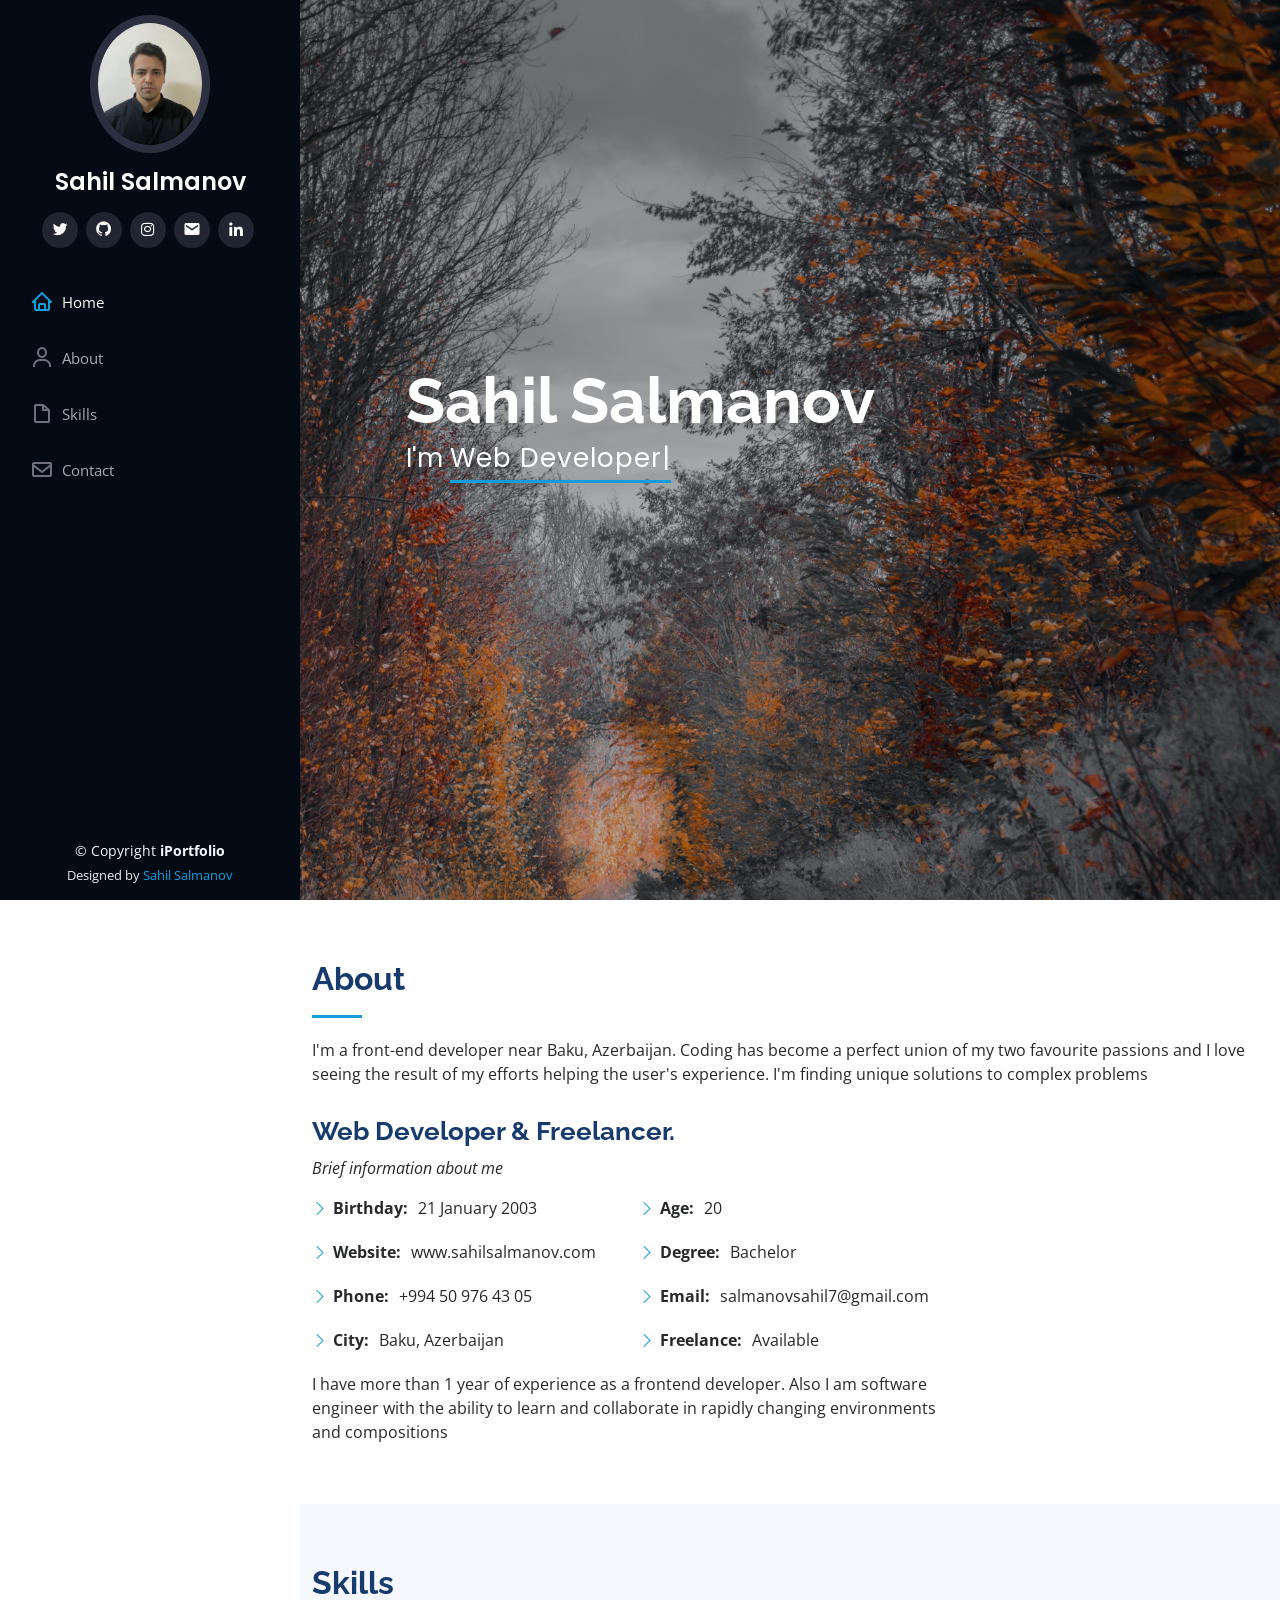
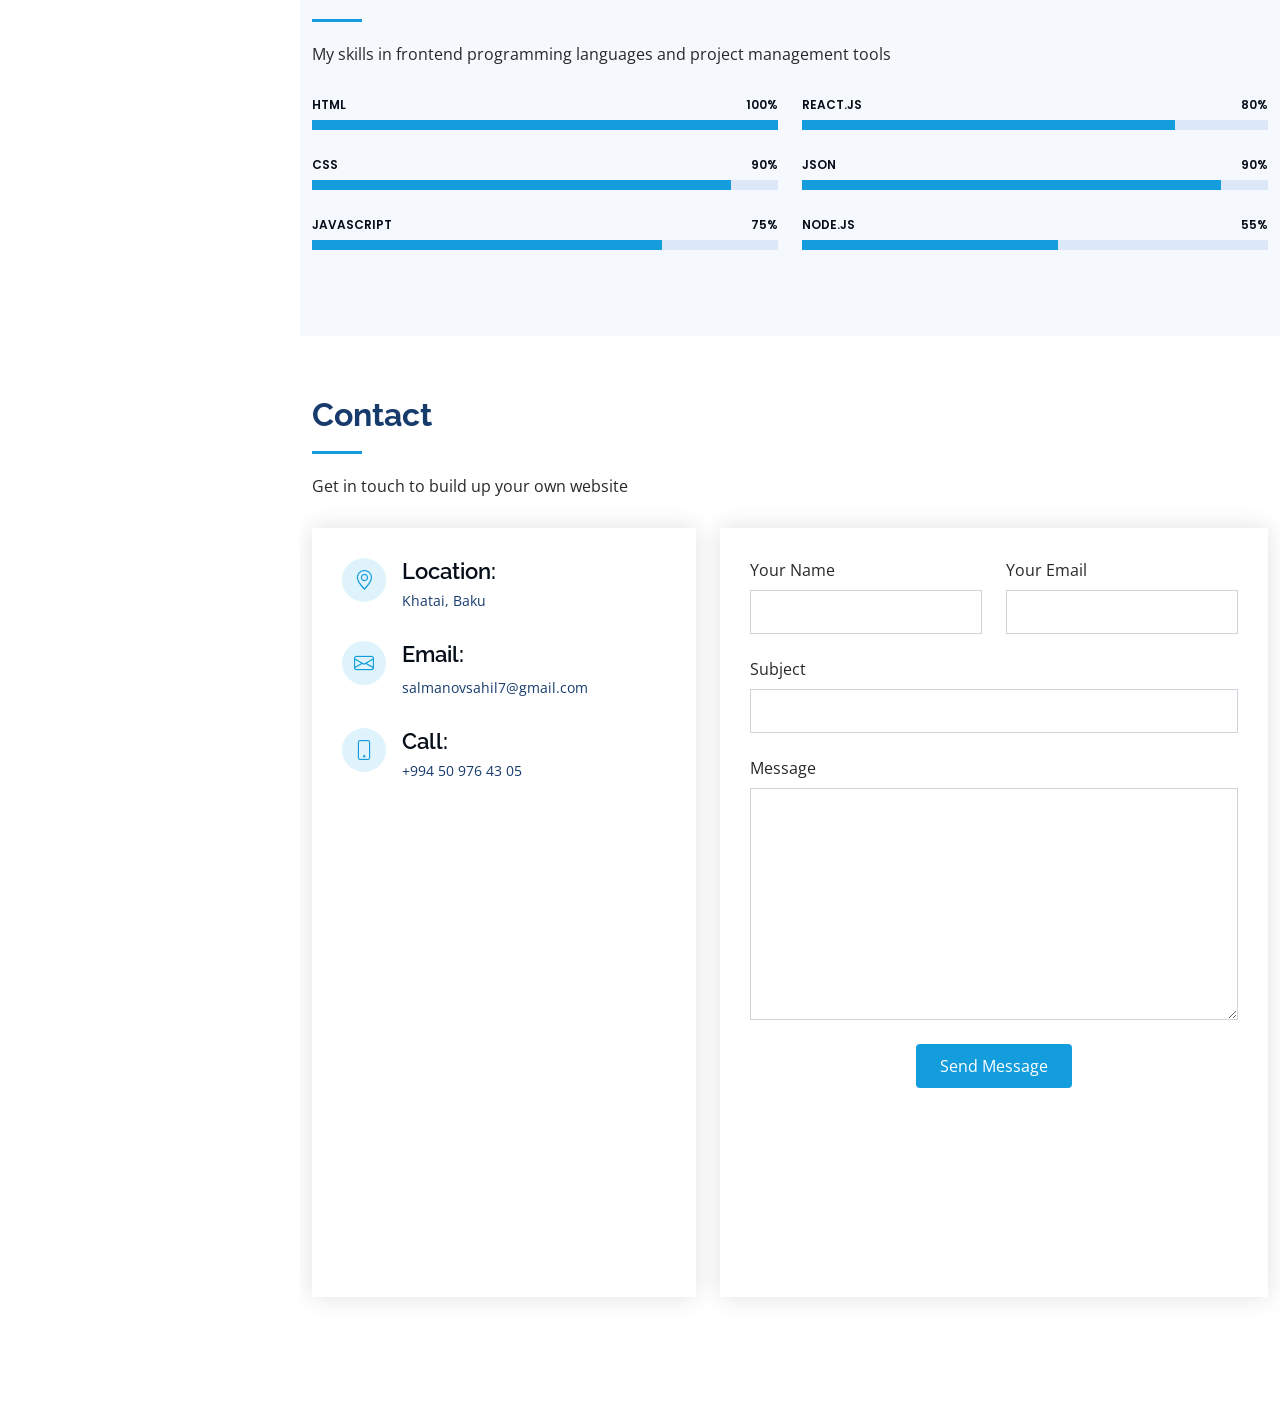
<file: index.html>
<!DOCTYPE html>
<html lang="en">

<head>
  <meta charset="utf-8">
  <meta content="width=device-width, initial-scale=1.0" name="viewport">

  <title>Sahil Salmanov - Portfolio </title>
  <meta content="Sahil Salmanov portfolio" name="description">
  <meta content="Sahil Salmanov, sahil salmanov" name="keywords">

  <!-- Favicons -->
  <link href="assets/img/favicon.png" rel="icon">
  <link href="assets/img/apple-touch-icon.png" rel="apple-touch-icon">

  <!-- Google Fonts -->
  <link href="https://fonts.googleapis.com/css?family=Open+Sans:300,300i,400,400i,600,600i,700,700i|Raleway:300,300i,400,400i,500,500i,600,600i,700,700i|Poppins:300,300i,400,400i,500,500i,600,600i,700,700i" rel="stylesheet">

  <!-- Vendor CSS Files -->
  <link href="assets/vendor/aos/aos.css" rel="stylesheet">
  <link href="assets/vendor/bootstrap/css/bootstrap.min.css" rel="stylesheet">
  <link href="assets/vendor/bootstrap-icons/bootstrap-icons.css" rel="stylesheet">
  <link href="assets/vendor/boxicons/css/boxicons.min.css" rel="stylesheet">
  <link href="assets/vendor/glightbox/css/glightbox.min.css" rel="stylesheet">
  <link href="assets/vendor/swiper/swiper-bundle.min.css" rel="stylesheet">

  <!-- Template Main CSS File -->
  <link href="assets/css/style.css" rel="stylesheet">

  <!-- =======================================================
  * Template Name: iPortfolio
  * Updated: Mar 10 2023 with Bootstrap v5.2.3
  * Template URL: https://bootstrapmade.com/iportfolio-bootstrap-portfolio-websites-template/
  * Author: BootstrapMade.com
  * License: https://bootstrapmade.com/license/
  ======================================================== -->
</head>

<body>

  <!-- ======= Mobile nav toggle button ======= -->
  <i class="bi bi-list mobile-nav-toggle d-xl-none"></i>

  <!-- ======= Header ======= -->
  <header id="header">
    <div class="d-flex flex-column">

      <div class="profile">
        <img src="assets/img/profile.jpg" alt="" class="img-fluid rounded-circle">
        <h1 class="text-light"><a href="index.html">Sahil Salmanov</a></h1>
        <div class="social-links mt-3 text-center">
          <a href="https://twitter.com/sahil_salmanov?t=-YHUDKSjqZa-CFxekqSTMQ&s=09" class="twitter"><i class="bx bxl-twitter"></i></a>
          <a href="https://github.com/sahilsalmanov" class="facebook"><i class="bx bxl-github"></i></a>
          <a href="https://instagram.com/sahillsalmanov?igshid=YmMyMTA2M2Y=" class="instagram"><i class="bx bxl-instagram"></i></a>
          <a href="mailto:salmanovsahil7@gmail.com" class="google-plus"><i class="bx bxs-envelope"></i></a>
          <a href="https://www.linkedin.com/in/sahil-salmanov-275423224" class="linkedin"><i class="bx bxl-linkedin"></i></a>
        </div>
      </div>

      <nav id="navbar" class="nav-menu navbar">
        <ul>
          <li><a href="#hero" class="nav-link scrollto active"><i class="bx bx-home"></i> <span>Home</span></a></li>
          <li><a href="#about" class="nav-link scrollto"><i class="bx bx-user"></i> <span>About</span></a></li>
          <li><a href="#skills" class="nav-link scrollto"><i class="bx bx-file-blank"></i> <span>Skills</span></a></li>
          <li><a href="#contact" class="nav-link scrollto"><i class="bx bx-envelope"></i> <span>Contact</span></a></li>
        </ul>
      </nav><!-- .nav-menu -->
    </div>
  </header><!-- End Header -->

  <!-- ======= Hero Section ======= -->
  <section id="hero" class="d-flex flex-column justify-content-center align-items-center">
    <div class="hero-container" data-aos="fade-in">
      <h1>Sahil Salmanov</h1>
      <p>I'm <span class="typed" data-typed-items="Web Developer, Freelancer"></span></p>
    </div>
  </section><!-- End Hero -->

  <main id="main">

    <!-- ======= About Section ======= -->
    <section id="about" class="about">
      <div class="container">

        <div class="section-title">
          <h2>About</h2>
        <p>I'm a front-end developer near Baku, Azerbaijan. Coding has become a perfect union of my two favourite passions and I love seeing the result of my efforts helping the user's experience. I'm finding unique solutions to complex problems </p>
        </div>

        <div class="row">
          <div class="col-lg-8 pt-4 pt-lg-0 content" data-aos="fade-left">
            <h3>Web Developer &amp; Freelancer.</h3>
            <p class="fst-italic">
              Brief information about me
            </p>
            <div class="row">
              <div class="col-lg-6">
                <ul>
                  <li><i class="bi bi-chevron-right"></i> <strong>Birthday:</strong> <span>21 January 2003</span></li>
                  <li><i class="bi bi-chevron-right"></i> <strong>Website:</strong> <span>www.sahilsalmanov.com</span></li>
                  <li><i class="bi bi-chevron-right"></i> <strong>Phone:</strong> <span>+994 50 976 43 05</span></li>
                  <li><i class="bi bi-chevron-right"></i> <strong>City:</strong> <span>Baku, Azerbaijan</span></li>
                </ul>
              </div>
              <div class="col-lg-6">
                <ul>
                  <li><i class="bi bi-chevron-right"></i> <strong>Age:</strong> <span>20</span></li>
                  <li><i class="bi bi-chevron-right"></i> <strong>Degree:</strong> <span>Bachelor</span></li>
                  <li><i class="bi bi-chevron-right"></i> <strong>Email:</strong> <span>salmanovsahil7@gmail.com</span></li>
                  <li><i class="bi bi-chevron-right"></i> <strong>Freelance:</strong> <span>Available</span></li>
                </ul>
              </div>
            </div>
          <p>I have more than 1 year of experience as a frontend developer. Also I am software engineer with the ability to learn and collaborate in rapidly changing environments and compositions</p>
          </div>
        </div>

      </div>
    </section><!-- End About Section -->

    <!-- ======= Skills Section ======= -->
    <section id="skills" class="skills section-bg">
      <div class="container">

        <div class="section-title">
          <h2>Skills</h2>
        <p>My skills in frontend programming languages and project management tools</p>
        </div>

        <div class="row skills-content">

          <div class="col-lg-6" data-aos="fade-up">

            <div class="progress">
              <span class="skill">HTML <i class="val">100%</i></span>
              <div class="progress-bar-wrap">
                <div class="progress-bar" role="progressbar" aria-valuenow="100" aria-valuemin="0" aria-valuemax="100"></div>
              </div>
            </div>

            <div class="progress">
              <span class="skill">CSS <i class="val">90%</i></span>
              <div class="progress-bar-wrap">
                <div class="progress-bar" role="progressbar" aria-valuenow="90" aria-valuemin="0" aria-valuemax="100"></div>
              </div>
            </div>

            <div class="progress">
              <span class="skill">JavaScript <i class="val">75%</i></span>
              <div class="progress-bar-wrap">
                <div class="progress-bar" role="progressbar" aria-valuenow="75" aria-valuemin="0" aria-valuemax="100"></div>
              </div>
            </div>

          </div>

          <div class="col-lg-6" data-aos="fade-up" data-aos-delay="100">

            <div class="progress">
              <span class="skill">React.js <i class="val">80%</i></span>
              <div class="progress-bar-wrap">
                <div class="progress-bar" role="progressbar" aria-valuenow="80" aria-valuemin="0" aria-valuemax="100"></div>
              </div>
            </div>

            <div class="progress">
              <span class="skill">JSON <i class="val">90%</i></span>
              <div class="progress-bar-wrap">
                <div class="progress-bar" role="progressbar" aria-valuenow="90" aria-valuemin="0" aria-valuemax="100"></div>
              </div>
            </div>

            <div class="progress">
              <span class="skill">Node.js <i class="val">55%</i></span>
              <div class="progress-bar-wrap">
                <div class="progress-bar" role="progressbar" aria-valuenow="55" aria-valuemin="0" aria-valuemax="100"></div>
              </div>
            </div>

          </div>

        </div>

      </div>
    </section><!-- End Skills Section -->

    <!-- ======= Contact Section ======= -->
    <section id="contact" class="contact">
      <div class="container">

        <div class="section-title">
          <h2>Contact</h2>
         <p>Get in touch to build up your own website</p>
        </div>

        <div class="row" data-aos="fade-in">

          <div class="col-lg-5 d-flex align-items-stretch">
            <div class="info">
              <div class="address">
                <i class="bi bi-geo-alt"></i>
                <h4>Location:</h4>
                <p>Khatai, Baku</p>
              </div>

              <div class="email">
                <i class="bi bi-envelope"></i>
                <h4>Email:</h4>
                <p>salmanovsahil7@gmail.com</p>
              </div>

              <div class="phone">
                <i class="bi bi-phone"></i>
                <h4>Call:</h4>
                <p>+994 50 976 43 05</p>
              </div>

              <iframe src="https://www.google.com/maps/embed?pb=!1m18!1m12!1m3!1d48639.30160735252!2d49.93844574999999!3d40.365492200000006!2m3!1f0!2f0!3f0!3m2!1i1024!2i768!4f13.1!3m3!1m2!1s0x40307ca88ce25e09%3A0xed2eb3ae58fa9f71!2zWMmZdGFpLCBCYWvEsQ!5e0!3m2!1saz!2saz!4v1682098263189!5m2!1saz!2saz" width="600" height="450" style="border:0;" allowfullscreen="" loading="lazy" referrerpolicy="no-referrer-when-downgrade"></iframe>
            </div>

          </div>

          <div class="col-lg-7 mt-5 mt-lg-0 d-flex align-items-stretch">
            <form action="forms/contact.php" method="post" role="form" class="php-email-form">
              <div class="row">
                <div class="form-group col-md-6">
                  <label for="name">Your Name</label>
                  <input type="text" name="name" class="form-control" id="name" required>
                </div>
                <div class="form-group col-md-6">
                  <label for="name">Your Email</label>
                  <input type="email" class="form-control" name="email" id="email" required>
                </div>
              </div>
              <div class="form-group">
                <label for="name">Subject</label>
                <input type="text" class="form-control" name="subject" id="subject" required>
              </div>
              <div class="form-group">
                <label for="name">Message</label>
                <textarea class="form-control" name="message" rows="10" required></textarea>
              </div>
              <div class="my-3">
                <div class="loading">Loading</div>
                <div class="error-message"></div>
                <div class="sent-message">Your message has been sent. Thank you!</div>
              </div>
              <div class="text-center"><button type="submit">Send Message</button></div>
            </form>
          </div>

        </div>

      </div>
    </section><!-- End Contact Section -->

  </main><!-- End #main -->

  <!-- ======= Footer ======= -->
  <footer id="footer">
    <div class="container">
      <div class="copyright">
        &copy; Copyright <strong><span>iPortfolio</span></strong>
      </div>
      <div class="credits">
        <!-- All the links in the footer should remain intact. -->
        <!-- You can delete the links only if you purchased the pro version. -->
        <!-- Licensing information: https://bootstrapmade.com/license/ -->
        <!-- Purchase the pro version with working PHP/AJAX contact form: https://bootstrapmade.com/iportfolio-bootstrap-portfolio-websites-template/ -->
        Designed by <a href="https://bootstrapmade.com/">Sahil Salmanov</a>
      </div>
    </div>
  </footer><!-- End  Footer -->

  <a href="#" class="back-to-top d-flex align-items-center justify-content-center"><i class="bi bi-arrow-up-short"></i></a>

  <!-- Vendor JS Files -->
  <script src="assets/vendor/purecounter/purecounter_vanilla.js"></script>
  <script src="assets/vendor/aos/aos.js"></script>
  <script src="assets/vendor/bootstrap/js/bootstrap.bundle.min.js"></script>
  <script src="assets/vendor/glightbox/js/glightbox.min.js"></script>
  <script src="assets/vendor/isotope-layout/isotope.pkgd.min.js"></script>
  <script src="assets/vendor/swiper/swiper-bundle.min.js"></script>
  <script src="assets/vendor/typed.js/typed.min.js"></script>
  <script src="assets/vendor/waypoints/noframework.waypoints.js"></script>
  <script src="assets/vendor/php-email-form/validate.js"></script>

  <!-- Template Main JS File -->
  <script src="assets/js/main.js"></script>

</body>

</html>
</file>
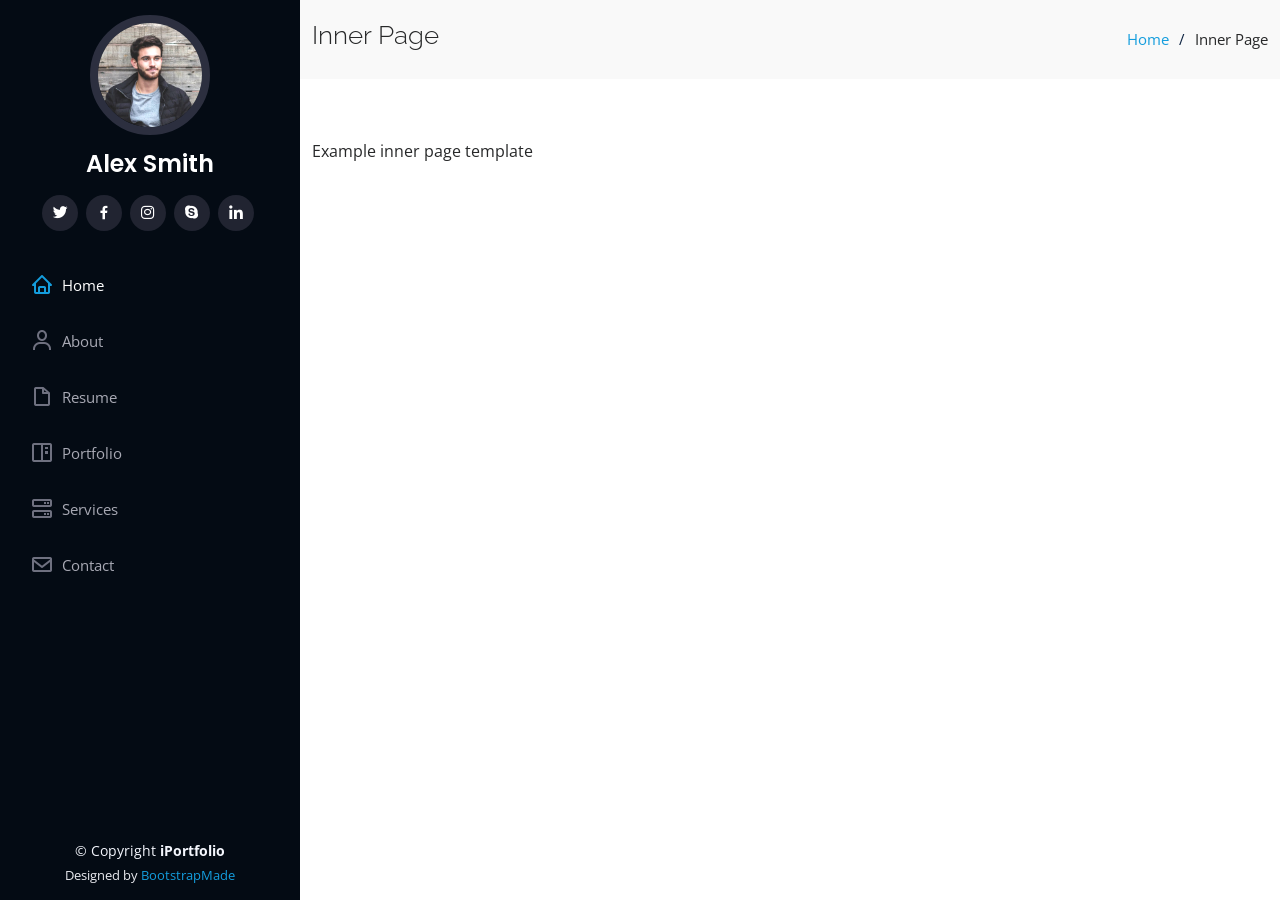
<file: inner-page.html>
<!DOCTYPE html>
<html lang="en">

<head>
  <meta charset="utf-8">
  <meta content="width=device-width, initial-scale=1.0" name="viewport">

  <title>Inner Page - iPortfolio Bootstrap Template</title>
  <meta content="" name="description">
  <meta content="" name="keywords">

  <!-- Favicons -->
  <link href="assets/img/favicon.png" rel="icon">
  <link href="assets/img/apple-touch-icon.png" rel="apple-touch-icon">

  <!-- Google Fonts -->
  <link href="https://fonts.googleapis.com/css?family=Open+Sans:300,300i,400,400i,600,600i,700,700i|Raleway:300,300i,400,400i,500,500i,600,600i,700,700i|Poppins:300,300i,400,400i,500,500i,600,600i,700,700i" rel="stylesheet">

  <!-- Vendor CSS Files -->
  <link href="assets/vendor/aos/aos.css" rel="stylesheet">
  <link href="assets/vendor/bootstrap/css/bootstrap.min.css" rel="stylesheet">
  <link href="assets/vendor/bootstrap-icons/bootstrap-icons.css" rel="stylesheet">
  <link href="assets/vendor/boxicons/css/boxicons.min.css" rel="stylesheet">
  <link href="assets/vendor/glightbox/css/glightbox.min.css" rel="stylesheet">
  <link href="assets/vendor/swiper/swiper-bundle.min.css" rel="stylesheet">

  <!-- Template Main CSS File -->
  <link href="assets/css/style.css" rel="stylesheet">

  <!-- =======================================================
  * Template Name: iPortfolio
  * Updated: Mar 10 2023 with Bootstrap v5.2.3
  * Template URL: https://bootstrapmade.com/iportfolio-bootstrap-portfolio-websites-template/
  * Author: BootstrapMade.com
  * License: https://bootstrapmade.com/license/
  ======================================================== -->
</head>

<body>

  <!-- ======= Mobile nav toggle button ======= -->
  <i class="bi bi-list mobile-nav-toggle d-xl-none"></i>

  <!-- ======= Header ======= -->
  <header id="header">
    <div class="d-flex flex-column">

      <div class="profile">
        <img src="assets/img/profile-img.jpg" alt="" class="img-fluid rounded-circle">
        <h1 class="text-light"><a href="index.html">Alex Smith</a></h1>
        <div class="social-links mt-3 text-center">
          <a href="#" class="twitter"><i class="bx bxl-twitter"></i></a>
          <a href="#" class="facebook"><i class="bx bxl-facebook"></i></a>
          <a href="#" class="instagram"><i class="bx bxl-instagram"></i></a>
          <a href="#" class="google-plus"><i class="bx bxl-skype"></i></a>
          <a href="#" class="linkedin"><i class="bx bxl-linkedin"></i></a>
        </div>
      </div>

      <nav id="navbar" class="nav-menu navbar">
        <ul>
          <li><a href="#hero" class="nav-link scrollto active"><i class="bx bx-home"></i> <span>Home</span></a></li>
          <li><a href="#about" class="nav-link scrollto"><i class="bx bx-user"></i> <span>About</span></a></li>
          <li><a href="#resume" class="nav-link scrollto"><i class="bx bx-file-blank"></i> <span>Resume</span></a></li>
          <li><a href="#portfolio" class="nav-link scrollto"><i class="bx bx-book-content"></i> <span>Portfolio</span></a></li>
          <li><a href="#services" class="nav-link scrollto"><i class="bx bx-server"></i> <span>Services</span></a></li>
          <li><a href="#contact" class="nav-link scrollto"><i class="bx bx-envelope"></i> <span>Contact</span></a></li>
        </ul>
      </nav><!-- .nav-menu -->
    </div>
  </header><!-- End Header -->

  <main id="main">

    <!-- ======= Breadcrumbs ======= -->
    <section class="breadcrumbs">
      <div class="container">

        <div class="d-flex justify-content-between align-items-center">
          <h2>Inner Page</h2>
          <ol>
            <li><a href="index.html">Home</a></li>
            <li>Inner Page</li>
          </ol>
        </div>

      </div>
    </section><!-- End Breadcrumbs -->

    <section class="inner-page">
      <div class="container">
        <p>
          Example inner page template
        </p>
      </div>
    </section>

  </main><!-- End #main -->

  <!-- ======= Footer ======= -->
  <footer id="footer">
    <div class="container">
      <div class="copyright">
        &copy; Copyright <strong><span>iPortfolio</span></strong>
      </div>
      <div class="credits">
        <!-- All the links in the footer should remain intact. -->
        <!-- You can delete the links only if you purchased the pro version. -->
        <!-- Licensing information: https://bootstrapmade.com/license/ -->
        <!-- Purchase the pro version with working PHP/AJAX contact form: https://bootstrapmade.com/iportfolio-bootstrap-portfolio-websites-template/ -->
        Designed by <a href="https://bootstrapmade.com/">BootstrapMade</a>
      </div>
    </div>
  </footer><!-- End  Footer -->

  <a href="#" class="back-to-top d-flex align-items-center justify-content-center"><i class="bi bi-arrow-up-short"></i></a>

  <!-- Vendor JS Files -->
  <script src="assets/vendor/purecounter/purecounter_vanilla.js"></script>
  <script src="assets/vendor/aos/aos.js"></script>
  <script src="assets/vendor/bootstrap/js/bootstrap.bundle.min.js"></script>
  <script src="assets/vendor/glightbox/js/glightbox.min.js"></script>
  <script src="assets/vendor/isotope-layout/isotope.pkgd.min.js"></script>
  <script src="assets/vendor/swiper/swiper-bundle.min.js"></script>
  <script src="assets/vendor/typed.js/typed.min.js"></script>
  <script src="assets/vendor/waypoints/noframework.waypoints.js"></script>
  <script src="assets/vendor/php-email-form/validate.js"></script>

  <!-- Template Main JS File -->
  <script src="assets/js/main.js"></script>

</body>

</html>
</file>
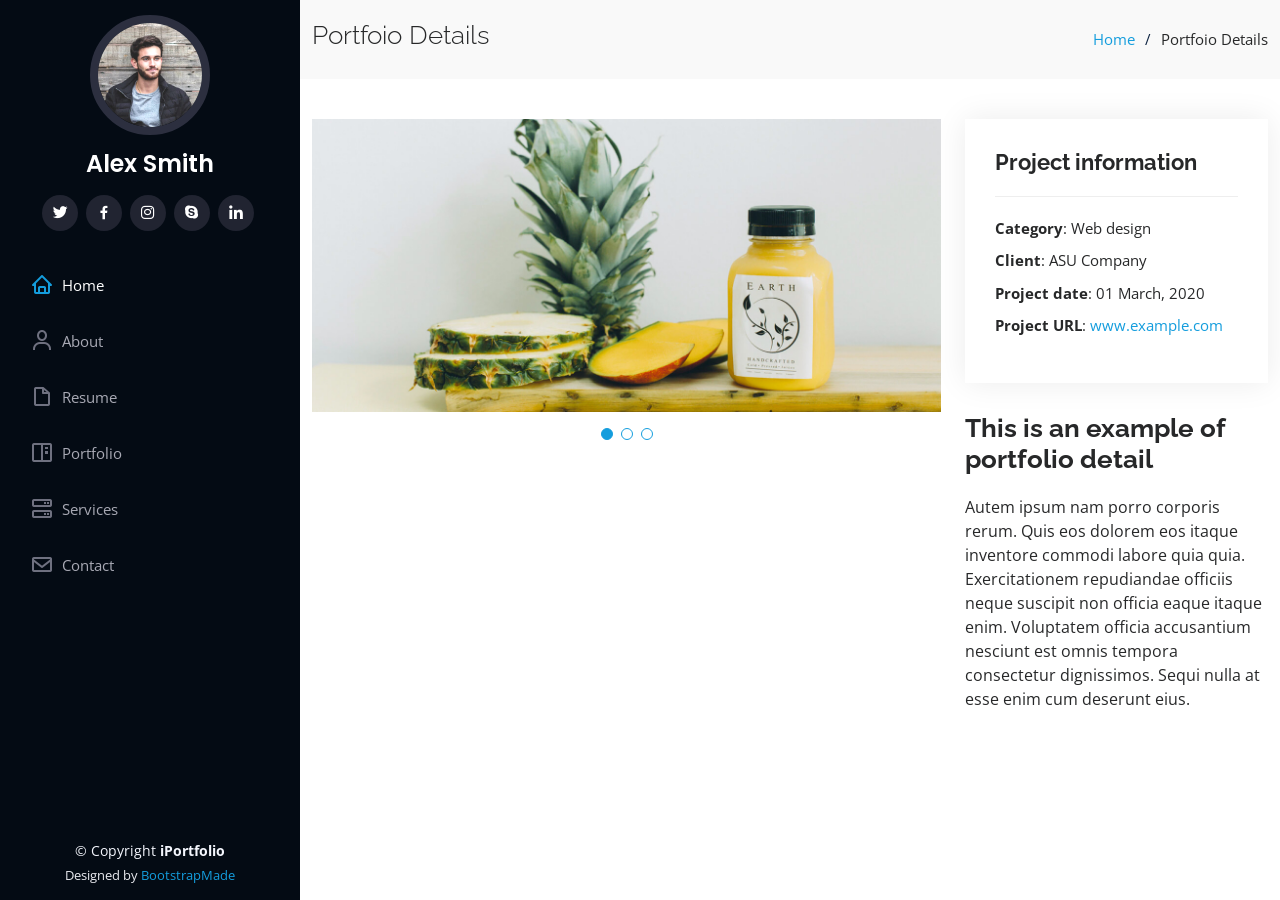
<file: portfolio-details.html>
<!DOCTYPE html>
<html lang="en">

<head>
  <meta charset="utf-8">
  <meta content="width=device-width, initial-scale=1.0" name="viewport">

  <title>Portfolio Details - iPortfolio Bootstrap Template</title>
  <meta content="" name="description">
  <meta content="" name="keywords">

  <!-- Favicons -->
  <link href="assets/img/favicon.png" rel="icon">
  <link href="assets/img/apple-touch-icon.png" rel="apple-touch-icon">

  <!-- Google Fonts -->
  <link href="https://fonts.googleapis.com/css?family=Open+Sans:300,300i,400,400i,600,600i,700,700i|Raleway:300,300i,400,400i,500,500i,600,600i,700,700i|Poppins:300,300i,400,400i,500,500i,600,600i,700,700i" rel="stylesheet">

  <!-- Vendor CSS Files -->
  <link href="assets/vendor/aos/aos.css" rel="stylesheet">
  <link href="assets/vendor/bootstrap/css/bootstrap.min.css" rel="stylesheet">
  <link href="assets/vendor/bootstrap-icons/bootstrap-icons.css" rel="stylesheet">
  <link href="assets/vendor/boxicons/css/boxicons.min.css" rel="stylesheet">
  <link href="assets/vendor/glightbox/css/glightbox.min.css" rel="stylesheet">
  <link href="assets/vendor/swiper/swiper-bundle.min.css" rel="stylesheet">

  <!-- Template Main CSS File -->
  <link href="assets/css/style.css" rel="stylesheet">

  <!-- =======================================================
  * Template Name: iPortfolio
  * Updated: Mar 10 2023 with Bootstrap v5.2.3
  * Template URL: https://bootstrapmade.com/iportfolio-bootstrap-portfolio-websites-template/
  * Author: BootstrapMade.com
  * License: https://bootstrapmade.com/license/
  ======================================================== -->
</head>

<body>

  <!-- ======= Mobile nav toggle button ======= -->
  <i class="bi bi-list mobile-nav-toggle d-xl-none"></i>

  <!-- ======= Header ======= -->
  <header id="header">
    <div class="d-flex flex-column">

      <div class="profile">
        <img src="assets/img/profile-img.jpg" alt="" class="img-fluid rounded-circle">
        <h1 class="text-light"><a href="index.html">Alex Smith</a></h1>
        <div class="social-links mt-3 text-center">
          <a href="#" class="twitter"><i class="bx bxl-twitter"></i></a>
          <a href="#" class="facebook"><i class="bx bxl-facebook"></i></a>
          <a href="#" class="instagram"><i class="bx bxl-instagram"></i></a>
          <a href="#" class="google-plus"><i class="bx bxl-skype"></i></a>
          <a href="#" class="linkedin"><i class="bx bxl-linkedin"></i></a>
        </div>
      </div>

      <nav id="navbar" class="nav-menu navbar">
        <ul>
          <li><a href="#hero" class="nav-link scrollto active"><i class="bx bx-home"></i> <span>Home</span></a></li>
          <li><a href="#about" class="nav-link scrollto"><i class="bx bx-user"></i> <span>About</span></a></li>
          <li><a href="#resume" class="nav-link scrollto"><i class="bx bx-file-blank"></i> <span>Resume</span></a></li>
          <li><a href="#portfolio" class="nav-link scrollto"><i class="bx bx-book-content"></i> <span>Portfolio</span></a></li>
          <li><a href="#services" class="nav-link scrollto"><i class="bx bx-server"></i> <span>Services</span></a></li>
          <li><a href="#contact" class="nav-link scrollto"><i class="bx bx-envelope"></i> <span>Contact</span></a></li>
        </ul>
      </nav><!-- .nav-menu -->
    </div>
  </header><!-- End Header -->

  <main id="main">

    <!-- ======= Breadcrumbs ======= -->
    <section id="breadcrumbs" class="breadcrumbs">
      <div class="container">

        <div class="d-flex justify-content-between align-items-center">
          <h2>Portfoio Details</h2>
          <ol>
            <li><a href="index.html">Home</a></li>
            <li>Portfoio Details</li>
          </ol>
        </div>

      </div>
    </section><!-- End Breadcrumbs -->

    <!-- ======= Portfolio Details Section ======= -->
    <section id="portfolio-details" class="portfolio-details">
      <div class="container">

        <div class="row gy-4">

          <div class="col-lg-8">
            <div class="portfolio-details-slider swiper">
              <div class="swiper-wrapper align-items-center">

                <div class="swiper-slide">
                  <img src="assets/img/portfolio/portfolio-details-1.jpg" alt="">
                </div>

                <div class="swiper-slide">
                  <img src="assets/img/portfolio/portfolio-details-2.jpg" alt="">
                </div>

                <div class="swiper-slide">
                  <img src="assets/img/portfolio/portfolio-details-3.jpg" alt="">
                </div>

              </div>
              <div class="swiper-pagination"></div>
            </div>
          </div>

          <div class="col-lg-4">
            <div class="portfolio-info">
              <h3>Project information</h3>
              <ul>
                <li><strong>Category</strong>: Web design</li>
                <li><strong>Client</strong>: ASU Company</li>
                <li><strong>Project date</strong>: 01 March, 2020</li>
                <li><strong>Project URL</strong>: <a href="#">www.example.com</a></li>
              </ul>
            </div>
            <div class="portfolio-description">
              <h2>This is an example of portfolio detail</h2>
              <p>
                Autem ipsum nam porro corporis rerum. Quis eos dolorem eos itaque inventore commodi labore quia quia. Exercitationem repudiandae officiis neque suscipit non officia eaque itaque enim. Voluptatem officia accusantium nesciunt est omnis tempora consectetur dignissimos. Sequi nulla at esse enim cum deserunt eius.
              </p>
            </div>
          </div>

        </div>

      </div>
    </section><!-- End Portfolio Details Section -->

  </main><!-- End #main -->

  <!-- ======= Footer ======= -->
  <footer id="footer">
    <div class="container">
      <div class="copyright">
        &copy; Copyright <strong><span>iPortfolio</span></strong>
      </div>
      <div class="credits">
        <!-- All the links in the footer should remain intact. -->
        <!-- You can delete the links only if you purchased the pro version. -->
        <!-- Licensing information: https://bootstrapmade.com/license/ -->
        <!-- Purchase the pro version with working PHP/AJAX contact form: https://bootstrapmade.com/iportfolio-bootstrap-portfolio-websites-template/ -->
        Designed by <a href="https://bootstrapmade.com/">BootstrapMade</a>
      </div>
    </div>
  </footer><!-- End  Footer -->

  <a href="#" class="back-to-top d-flex align-items-center justify-content-center"><i class="bi bi-arrow-up-short"></i></a>

  <!-- Vendor JS Files -->
  <script src="assets/vendor/purecounter/purecounter_vanilla.js"></script>
  <script src="assets/vendor/aos/aos.js"></script>
  <script src="assets/vendor/bootstrap/js/bootstrap.bundle.min.js"></script>
  <script src="assets/vendor/glightbox/js/glightbox.min.js"></script>
  <script src="assets/vendor/isotope-layout/isotope.pkgd.min.js"></script>
  <script src="assets/vendor/swiper/swiper-bundle.min.js"></script>
  <script src="assets/vendor/typed.js/typed.min.js"></script>
  <script src="assets/vendor/waypoints/noframework.waypoints.js"></script>
  <script src="assets/vendor/php-email-form/validate.js"></script>

  <!-- Template Main JS File -->
  <script src="assets/js/main.js"></script>

</body>

</html>
</file>
<file: assets/css/style.css>
/**
* Template Name: iPortfolio
* Updated: Mar 10 2023 with Bootstrap v5.2.3
* Template URL: https://bootstrapmade.com/iportfolio-bootstrap-portfolio-websites-template/
* Author: BootstrapMade.com
* License: https://bootstrapmade.com/license/
*/

/*--------------------------------------------------------------
# General
--------------------------------------------------------------*/
body {
  font-family: "Open Sans", sans-serif;
  color: #272829;
}

a {
  color: #149ddd;
  text-decoration: none;
}

a:hover {
  color: #37b3ed;
  text-decoration: none;
}

h1,
h2,
h3,
h4,
h5,
h6 {
  font-family: "Raleway", sans-serif;
}

/*--------------------------------------------------------------
# Back to top button
--------------------------------------------------------------*/
.back-to-top {
  position: fixed;
  visibility: hidden;
  opacity: 0;
  right: 15px;
  bottom: 15px;
  z-index: 996;
  background: #149ddd;
  width: 40px;
  height: 40px;
  border-radius: 50px;
  transition: all 0.4s;
}

.back-to-top i {
  font-size: 28px;
  color: #fff;
  line-height: 0;
}

.back-to-top:hover {
  background: #2eafec;
  color: #fff;
}

.back-to-top.active {
  visibility: visible;
  opacity: 1;
}

/*--------------------------------------------------------------
# Header
--------------------------------------------------------------*/
#header {
  position: fixed;
  top: 0;
  left: 0;
  bottom: 0;
  width: 300px;
  transition: all ease-in-out 0.5s;
  z-index: 9997;
  transition: all 0.5s;
  padding: 0 15px;
  background: #040b14;
  overflow-y: auto;
}

#header .profile img {
  margin: 15px auto;
  display: block;
  width: 120px;
  border: 8px solid #2c2f3f;
}

#header .profile h1 {
  font-size: 24px;
  margin: 0;
  padding: 0;
  font-weight: 600;
  -moz-text-align-last: center;
  text-align-last: center;
  font-family: "Poppins", sans-serif;
}

#header .profile h1 a,
#header .profile h1 a:hover {
  color: #fff;
  text-decoration: none;
}

#header .profile .social-links a {
  font-size: 18px;
  display: inline-block;
  background: #212431;
  color: #fff;
  line-height: 1;
  padding: 8px 0;
  margin-right: 4px;
  border-radius: 50%;
  text-align: center;
  width: 36px;
  height: 36px;
  transition: 0.3s;
}

#header .profile .social-links a:hover {
  background: #149ddd;
  color: #fff;
  text-decoration: none;
}

#main {
  margin-left: 300px;
}

@media (max-width: 1199px) {
  #header {
    left: -300px;
  }

  #main {
    margin-left: 0;
  }
}

/*--------------------------------------------------------------
# Navigation Menu
--------------------------------------------------------------*/
/* Desktop Navigation */
.nav-menu {
  padding: 30px 0 0 0;
}

.nav-menu * {
  margin: 0;
  padding: 0;
  list-style: none;
}

.nav-menu>ul>li {
  position: relative;
  white-space: nowrap;
}

.nav-menu a,
.nav-menu a:focus {
  display: flex;
  align-items: center;
  color: #a8a9b4;
  padding: 12px 15px;
  margin-bottom: 8px;
  transition: 0.3s;
  font-size: 15px;
}

.nav-menu a i,
.nav-menu a:focus i {
  font-size: 24px;
  padding-right: 8px;
  color: #6f7180;
}

.nav-menu a:hover,
.nav-menu .active,
.nav-menu .active:focus,
.nav-menu li:hover>a {
  text-decoration: none;
  color: #fff;
}

.nav-menu a:hover i,
.nav-menu .active i,
.nav-menu .active:focus i,
.nav-menu li:hover>a i {
  color: #149ddd;
}

/* Mobile Navigation */
.mobile-nav-toggle {
  position: fixed;
  right: 15px;
  top: 15px;
  z-index: 9998;
  border: 0;
  font-size: 24px;
  transition: all 0.4s;
  outline: none !important;
  background-color: #149ddd;
  color: #fff;
  width: 40px;
  height: 40px;
  display: inline-flex;
  align-items: center;
  justify-content: center;
  line-height: 0;
  border-radius: 50px;
  cursor: pointer;
}

.mobile-nav-active {
  overflow: hidden;
}

.mobile-nav-active #header {
  left: 0;
}

/*--------------------------------------------------------------
# Hero Section
--------------------------------------------------------------*/
#hero {
  width: 100%;
  height: 100vh;
  background: url("../img/back.jpg") top center;
  background-size: cover;
}

#hero:before {
  content: "";
  background: rgba(5, 13, 24, 0.3);
  position: absolute;
  bottom: 0;
  top: 0;
  left: 0;
  right: 0;
  z-index: 1;
}

#hero .hero-container {
  position: relative;
  z-index: 2;
  min-width: 300px;
}

#hero h1 {
  margin: 0 0 10px 0;
  font-size: 64px;
  font-weight: 700;
  line-height: 56px;
  color: #fff;
}

#hero p {
  color: #fff;
  margin-bottom: 50px;
  font-size: 26px;
  font-family: "Poppins", sans-serif;
}

#hero p span {
  color: #fff;
  padding-bottom: 4px;
  letter-spacing: 1px;
  border-bottom: 3px solid #149ddd;
}

@media (min-width: 1024px) {
  #hero {
    background-attachment: fixed;
  }
}

@media (max-width: 768px) {
  #hero h1 {
    font-size: 28px;
    line-height: 36px;
  }

  #hero h2 {
    font-size: 18px;
    line-height: 24px;
    margin-bottom: 30px;
  }
}

/*--------------------------------------------------------------
# Sections General
--------------------------------------------------------------*/
section {
  padding: 60px 0;
  overflow: hidden;
}

.section-bg {
  background: #f5f8fd;
}

.section-title {
  padding-bottom: 30px;
}

.section-title h2 {
  font-size: 32px;
  font-weight: bold;
  margin-bottom: 20px;
  padding-bottom: 20px;
  position: relative;
  color: #173b6c;
}

.section-title h2::after {
  content: "";
  position: absolute;
  display: block;
  width: 50px;
  height: 3px;
  background: #149ddd;
  bottom: 0;
  left: 0;
}

.section-title p {
  margin-bottom: 0;
}

/*--------------------------------------------------------------
# About
--------------------------------------------------------------*/
.about .content h3 {
  font-weight: 700;
  font-size: 26px;
  color: #173b6c;
}

.about .content ul {
  list-style: none;
  padding: 0;
}

.about .content ul li {
  margin-bottom: 20px;
  display: flex;
  align-items: center;
}

.about .content ul strong {
  margin-right: 10px;
}

.about .content ul i {
  font-size: 16px;
  margin-right: 5px;
  color: #149ddd;
  line-height: 0;
}

.about .content p:last-child {
  margin-bottom: 0;
}

/*--------------------------------------------------------------
# Facts
--------------------------------------------------------------*/
.facts {
  padding-bottom: 30px;
}

.facts .count-box {
  padding: 30px;
  width: 100%;
}

.facts .count-box i {
  display: block;
  font-size: 44px;
  color: #149ddd;
  float: left;
  line-height: 0;
}

.facts .count-box span {
  font-size: 48px;
  line-height: 40px;
  display: block;
  font-weight: 700;
  color: #050d18;
  margin-left: 60px;
}

.facts .count-box p {
  padding: 15px 0 0 0;
  margin: 0 0 0 60px;
  font-family: "Raleway", sans-serif;
  font-size: 14px;
  color: #122f57;
}

.facts .count-box a {
  font-weight: 600;
  display: block;
  margin-top: 20px;
  color: #122f57;
  font-size: 15px;
  font-family: "Poppins", sans-serif;
  transition: ease-in-out 0.3s;
}

.facts .count-box a:hover {
  color: #1f5297;
}

/*--------------------------------------------------------------
# Akills
--------------------------------------------------------------*/
.skills .progress {
  height: 60px;
  display: block;
  background: none;
  border-radius: 0;
}

.skills .progress .skill {
  padding: 0;
  margin: 0 0 6px 0;
  text-transform: uppercase;
  display: block;
  font-weight: 600;
  font-family: "Poppins", sans-serif;
  color: #050d18;
}

.skills .progress .skill .val {
  float: right;
  font-style: normal;
}

.skills .progress-bar-wrap {
  background: #dce8f8;
  height: 10px;
}

.skills .progress-bar {
  width: 1px;
  height: 10px;
  transition: 0.9s;
  background-color: #149ddd;
}

/*--------------------------------------------------------------
# Resume
--------------------------------------------------------------*/
.resume .resume-title {
  font-size: 26px;
  font-weight: 700;
  margin-top: 20px;
  margin-bottom: 20px;
  color: #050d18;
}

.resume .resume-item {
  padding: 0 0 20px 20px;
  margin-top: -2px;
  border-left: 2px solid #1f5297;
  position: relative;
}

.resume .resume-item h4 {
  line-height: 18px;
  font-size: 18px;
  font-weight: 600;
  text-transform: uppercase;
  font-family: "Poppins", sans-serif;
  color: #050d18;
  margin-bottom: 10px;
}

.resume .resume-item h5 {
  font-size: 16px;
  background: #e4edf9;
  padding: 5px 15px;
  display: inline-block;
  font-weight: 600;
  margin-bottom: 10px;
}

.resume .resume-item ul {
  padding-left: 20px;
}

.resume .resume-item ul li {
  padding-bottom: 10px;
}

.resume .resume-item:last-child {
  padding-bottom: 0;
}

.resume .resume-item::before {
  content: "";
  position: absolute;
  width: 16px;
  height: 16px;
  border-radius: 50px;
  left: -9px;
  top: 0;
  background: #fff;
  border: 2px solid #1f5297;
}

/*--------------------------------------------------------------
# Portfolio
--------------------------------------------------------------*/
.portfolio .portfolio-item {
  margin-bottom: 30px;
}

.portfolio #portfolio-flters {
  padding: 0;
  margin: 0 auto 35px auto;
  list-style: none;
  text-align: center;
  background: #fff;
  border-radius: 50px;
  padding: 2px 15px;
}

.portfolio #portfolio-flters li {
  cursor: pointer;
  display: inline-block;
  padding: 10px 15px 8px 15px;
  font-size: 14px;
  font-weight: 600;
  line-height: 1;
  text-transform: uppercase;
  color: #272829;
  margin-bottom: 5px;
  transition: all 0.3s ease-in-out;
}

.portfolio #portfolio-flters li:hover,
.portfolio #portfolio-flters li.filter-active {
  color: #149ddd;
}

.portfolio #portfolio-flters li:last-child {
  margin-right: 0;
}

.portfolio .portfolio-wrap {
  transition: 0.3s;
  position: relative;
  overflow: hidden;
  z-index: 1;
}

.portfolio .portfolio-wrap::before {
  content: "";
  background: rgba(255, 255, 255, 0.5);
  position: absolute;
  left: 0;
  right: 0;
  top: 0;
  bottom: 0;
  transition: all ease-in-out 0.3s;
  z-index: 2;
  opacity: 0;
}

.portfolio .portfolio-wrap .portfolio-links {
  opacity: 1;
  left: 0;
  right: 0;
  bottom: -60px;
  z-index: 3;
  position: absolute;
  transition: all ease-in-out 0.3s;
  display: flex;
  justify-content: center;
}

.portfolio .portfolio-wrap .portfolio-links a {
  color: #fff;
  font-size: 28px;
  text-align: center;
  background: rgba(20, 157, 221, 0.75);
  transition: 0.3s;
  width: 50%;
}

.portfolio .portfolio-wrap .portfolio-links a:hover {
  background: rgba(20, 157, 221, 0.95);
}

.portfolio .portfolio-wrap .portfolio-links a+a {
  border-left: 1px solid #37b3ed;
}

.portfolio .portfolio-wrap:hover::before {
  top: 0;
  left: 0;
  right: 0;
  bottom: 0;
  opacity: 1;
}

.portfolio .portfolio-wrap:hover .portfolio-links {
  opacity: 1;
  bottom: 0;
}

/*--------------------------------------------------------------
# Portfolio Details
--------------------------------------------------------------*/
.portfolio-details {
  padding-top: 40px;
}

.portfolio-details .portfolio-details-slider img {
  width: 100%;
}

.portfolio-details .portfolio-details-slider .swiper-pagination {
  margin-top: 20px;
  position: relative;
}

.portfolio-details .portfolio-details-slider .swiper-pagination .swiper-pagination-bullet {
  width: 12px;
  height: 12px;
  background-color: #fff;
  opacity: 1;
  border: 1px solid #149ddd;
}

.portfolio-details .portfolio-details-slider .swiper-pagination .swiper-pagination-bullet-active {
  background-color: #149ddd;
}

.portfolio-details .portfolio-info {
  padding: 30px;
  box-shadow: 0px 0 30px rgba(5, 13, 24, 0.08);
}

.portfolio-details .portfolio-info h3 {
  font-size: 22px;
  font-weight: 700;
  margin-bottom: 20px;
  padding-bottom: 20px;
  border-bottom: 1px solid #eee;
}

.portfolio-details .portfolio-info ul {
  list-style: none;
  padding: 0;
  font-size: 15px;
}

.portfolio-details .portfolio-info ul li+li {
  margin-top: 10px;
}

.portfolio-details .portfolio-description {
  padding-top: 30px;
}

.portfolio-details .portfolio-description h2 {
  font-size: 26px;
  font-weight: 700;
  margin-bottom: 20px;
}

.portfolio-details .portfolio-description p {
  padding: 0;
}

/*--------------------------------------------------------------
# Services
--------------------------------------------------------------*/
.services .icon-box {
  margin-bottom: 20px;
}

.services .icon {
  float: left;
  display: flex;
  align-items: center;
  justify-content: center;
  width: 54px;
  height: 54px;
  background: #149ddd;
  border-radius: 50%;
  transition: 0.5s;
  border: 1px solid #149ddd;
}

.services .icon i {
  color: #fff;
  font-size: 24px;
  line-height: 0;
}

.services .icon-box:hover .icon {
  background: #fff;
}

.services .icon-box:hover .icon i {
  color: #149ddd;
}

.services .title {
  margin-left: 80px;
  font-weight: 700;
  margin-bottom: 15px;
  font-size: 18px;
}

.services .title a {
  color: #343a40;
}

.services .title a:hover {
  color: #149ddd;
}

.services .description {
  margin-left: 80px;
  line-height: 24px;
  font-size: 14px;
}

/*--------------------------------------------------------------
# Testimonials
--------------------------------------------------------------*/
.testimonials .testimonials-carousel,
.testimonials .testimonials-slider {
  overflow: hidden;
}

.testimonials .testimonial-item {
  box-sizing: content-box;
  text-align: center;
  min-height: 320px;
}

.testimonials .testimonial-item .testimonial-img {
  width: 90px;
  border-radius: 50%;
  margin: 0 auto;
}

.testimonials .testimonial-item h3 {
  font-size: 18px;
  font-weight: bold;
  margin: 10px 0 5px 0;
  color: #111;
}

.testimonials .testimonial-item h4 {
  font-size: 14px;
  color: #999;
  margin: 0;
}

.testimonials .testimonial-item .quote-icon-left,
.testimonials .testimonial-item .quote-icon-right {
  color: #c3e8fa;
  font-size: 26px;
}

.testimonials .testimonial-item .quote-icon-left {
  display: inline-block;
  left: -5px;
  position: relative;
}

.testimonials .testimonial-item .quote-icon-right {
  display: inline-block;
  right: -5px;
  position: relative;
  top: 10px;
}

.testimonials .testimonial-item p {
  font-style: italic;
  margin: 0 15px 15px 15px;
  padding: 20px;
  background: #fff;
  position: relative;
  margin-bottom: 35px;
  border-radius: 6px;
  box-shadow: 0px 2px 15px rgba(0, 0, 0, 0.1);
}

.testimonials .testimonial-item p::after {
  content: "";
  width: 0;
  height: 0;
  border-top: 20px solid #fff;
  border-right: 20px solid transparent;
  border-left: 20px solid transparent;
  position: absolute;
  bottom: -20px;
  left: calc(50% - 20px);
}

.testimonials .swiper-pagination {
  margin-top: 20px;
  position: relative;
}

.testimonials .swiper-pagination .swiper-pagination-bullet {
  width: 12px;
  height: 12px;
  background-color: #fff;
  opacity: 1;
  border: 1px solid #149ddd;
}

.testimonials .swiper-pagination .swiper-pagination-bullet-active {
  background-color: #149ddd;
}

/*--------------------------------------------------------------
# Contact
--------------------------------------------------------------*/
.contact {
  padding-bottom: 130px;
}

.contact .info {
  padding: 30px;
  background: #fff;
  width: 100%;
  box-shadow: 0 0 24px 0 rgba(0, 0, 0, 0.12);
}

.contact .info i {
  font-size: 20px;
  color: #149ddd;
  float: left;
  width: 44px;
  height: 44px;
  background: #dff3fc;
  display: flex;
  justify-content: center;
  align-items: center;
  border-radius: 50px;
  transition: all 0.3s ease-in-out;
}

.contact .info h4 {
  padding: 0 0 0 60px;
  font-size: 22px;
  font-weight: 600;
  margin-bottom: 5px;
  color: #050d18;
}

.contact .info p {
  padding: 0 0 10px 60px;
  margin-bottom: 20px;
  font-size: 14px;
  color: #173b6c;
}

.contact .info .email p {
  padding-top: 5px;
}

.contact .info .social-links {
  padding-left: 60px;
}

.contact .info .social-links a {
  font-size: 18px;
  display: inline-block;
  background: #333;
  color: #fff;
  line-height: 1;
  padding: 8px 0;
  border-radius: 50%;
  text-align: center;
  width: 36px;
  height: 36px;
  transition: 0.3s;
  margin-right: 10px;
}

.contact .info .social-links a:hover {
  background: #149ddd;
  color: #fff;
}

.contact .info .email:hover i,
.contact .info .address:hover i,
.contact .info .phone:hover i {
  background: #149ddd;
  color: #fff;
}

.contact .php-email-form {
  width: 100%;
  padding: 30px;
  background: #fff;
  box-shadow: 0 0 24px 0 rgba(0, 0, 0, 0.12);
}

.contact .php-email-form .form-group {
  padding-bottom: 8px;
}

.contact .php-email-form .validate {
  display: none;
  color: red;
  margin: 0 0 15px 0;
  font-weight: 400;
  font-size: 13px;
}

.contact .php-email-form .error-message {
  display: none;
  color: #fff;
  background: #ed3c0d;
  text-align: left;
  padding: 15px;
  font-weight: 600;
}

.contact .php-email-form .error-message br+br {
  margin-top: 25px;
}

.contact .php-email-form .sent-message {
  display: none;
  color: #fff;
  background: #18d26e;
  text-align: center;
  padding: 15px;
  font-weight: 600;
}

.contact .php-email-form .loading {
  display: none;
  background: #fff;
  text-align: center;
  padding: 15px;
}

.contact .php-email-form .loading:before {
  content: "";
  display: inline-block;
  border-radius: 50%;
  width: 24px;
  height: 24px;
  margin: 0 10px -6px 0;
  border: 3px solid #18d26e;
  border-top-color: #eee;
  animation: animate-loading 1s linear infinite;
}

.contact .php-email-form .form-group {
  margin-bottom: 15px;
}

.contact .php-email-form label {
  padding-bottom: 8px;
}

.contact .php-email-form input,
.contact .php-email-form textarea {
  border-radius: 0;
  box-shadow: none;
  font-size: 14px;
}

.contact .php-email-form input {
  height: 44px;
}

.contact .php-email-form textarea {
  padding: 10px 15px;
}

.contact .php-email-form button[type=submit] {
  background: #149ddd;
  border: 0;
  padding: 10px 24px;
  color: #fff;
  transition: 0.4s;
  border-radius: 4px;
}

.contact .php-email-form button[type=submit]:hover {
  background: #37b3ed;
}

@keyframes animate-loading {
  0% {
    transform: rotate(0deg);
  }

  100% {
    transform: rotate(360deg);
  }
}

/*--------------------------------------------------------------
# Breadcrumbs
--------------------------------------------------------------*/
.breadcrumbs {
  padding: 20px 0;
  background: #f9f9f9;
}

.breadcrumbs h2 {
  font-size: 26px;
  font-weight: 300;
}

.breadcrumbs ol {
  display: flex;
  flex-wrap: wrap;
  list-style: none;
  padding: 0;
  margin: 0;
  font-size: 15px;
}

.breadcrumbs ol li+li {
  padding-left: 10px;
}

.breadcrumbs ol li+li::before {
  display: inline-block;
  padding-right: 10px;
  color: #0e2442;
  content: "/";
}

@media (max-width: 768px) {
  .breadcrumbs .d-flex {
    display: block !important;
  }

  .breadcrumbs ol {
    display: block;
  }

  .breadcrumbs ol li {
    display: inline-block;
  }
}

/*--------------------------------------------------------------
# Footer
--------------------------------------------------------------*/
#footer {
  padding: 15px;
  color: #f4f6fd;
  font-size: 14px;
  position: fixed;
  left: 0;
  bottom: 0;
  width: 300px;
  z-index: 9999;
  background: #040b14;
}

#footer .copyright {
  text-align: center;
}

#footer .credits {
  padding-top: 5px;
  text-align: center;
  font-size: 13px;
  color: #eaebf0;
}

@media (max-width: 1199px) {
  #footer {
    position: static;
    width: auto;
    padding-right: 20px 15px;
  }
}
</file>
